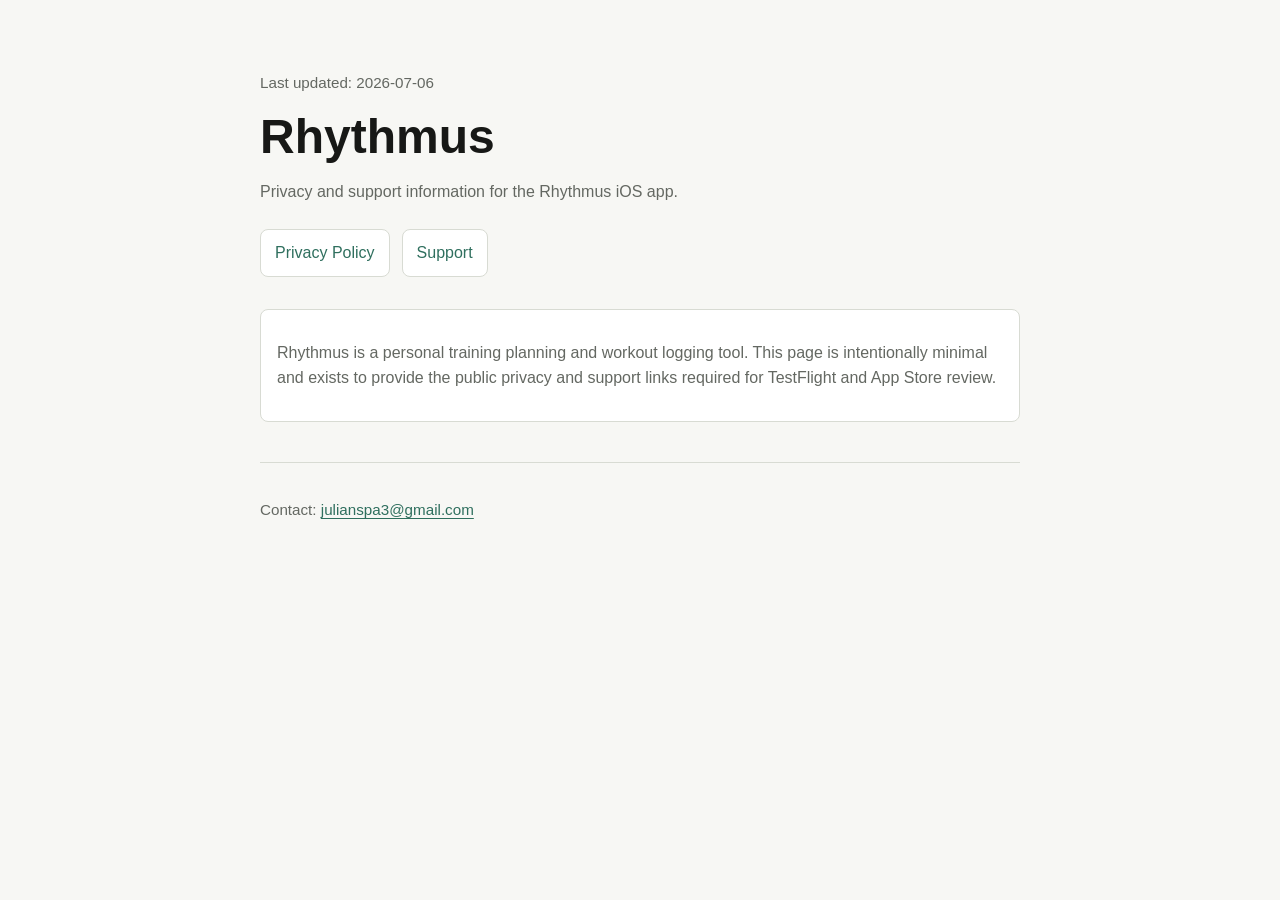
<file: index.html>
<!doctype html>
<html lang="en">
<head>
  <meta charset="utf-8">
  <meta name="viewport" content="width=device-width, initial-scale=1">
  <title>Rhythmus</title>
  <link rel="stylesheet" href="styles.css">
</head>
<body>
  <main>
    <header>
      <p class="meta">Last updated: 2026-07-06</p>
      <h1>Rhythmus</h1>
      <p>Privacy and support information for the Rhythmus iOS app.</p>
      <nav aria-label="Legal and support links">
        <a href="privacy.html">Privacy Policy</a>
        <a href="support.html">Support</a>
      </nav>
    </header>
    <section class="notice">
      <p>Rhythmus is a personal training planning and workout logging tool. This page is intentionally minimal and exists to provide the public privacy and support links required for TestFlight and App Store review.</p>
    </section>
    <footer>
      <p>Contact: <a href="mailto:julianspa3@gmail.com">julianspa3@gmail.com</a></p>
    </footer>
  </main>
</body>
</html>
</file>
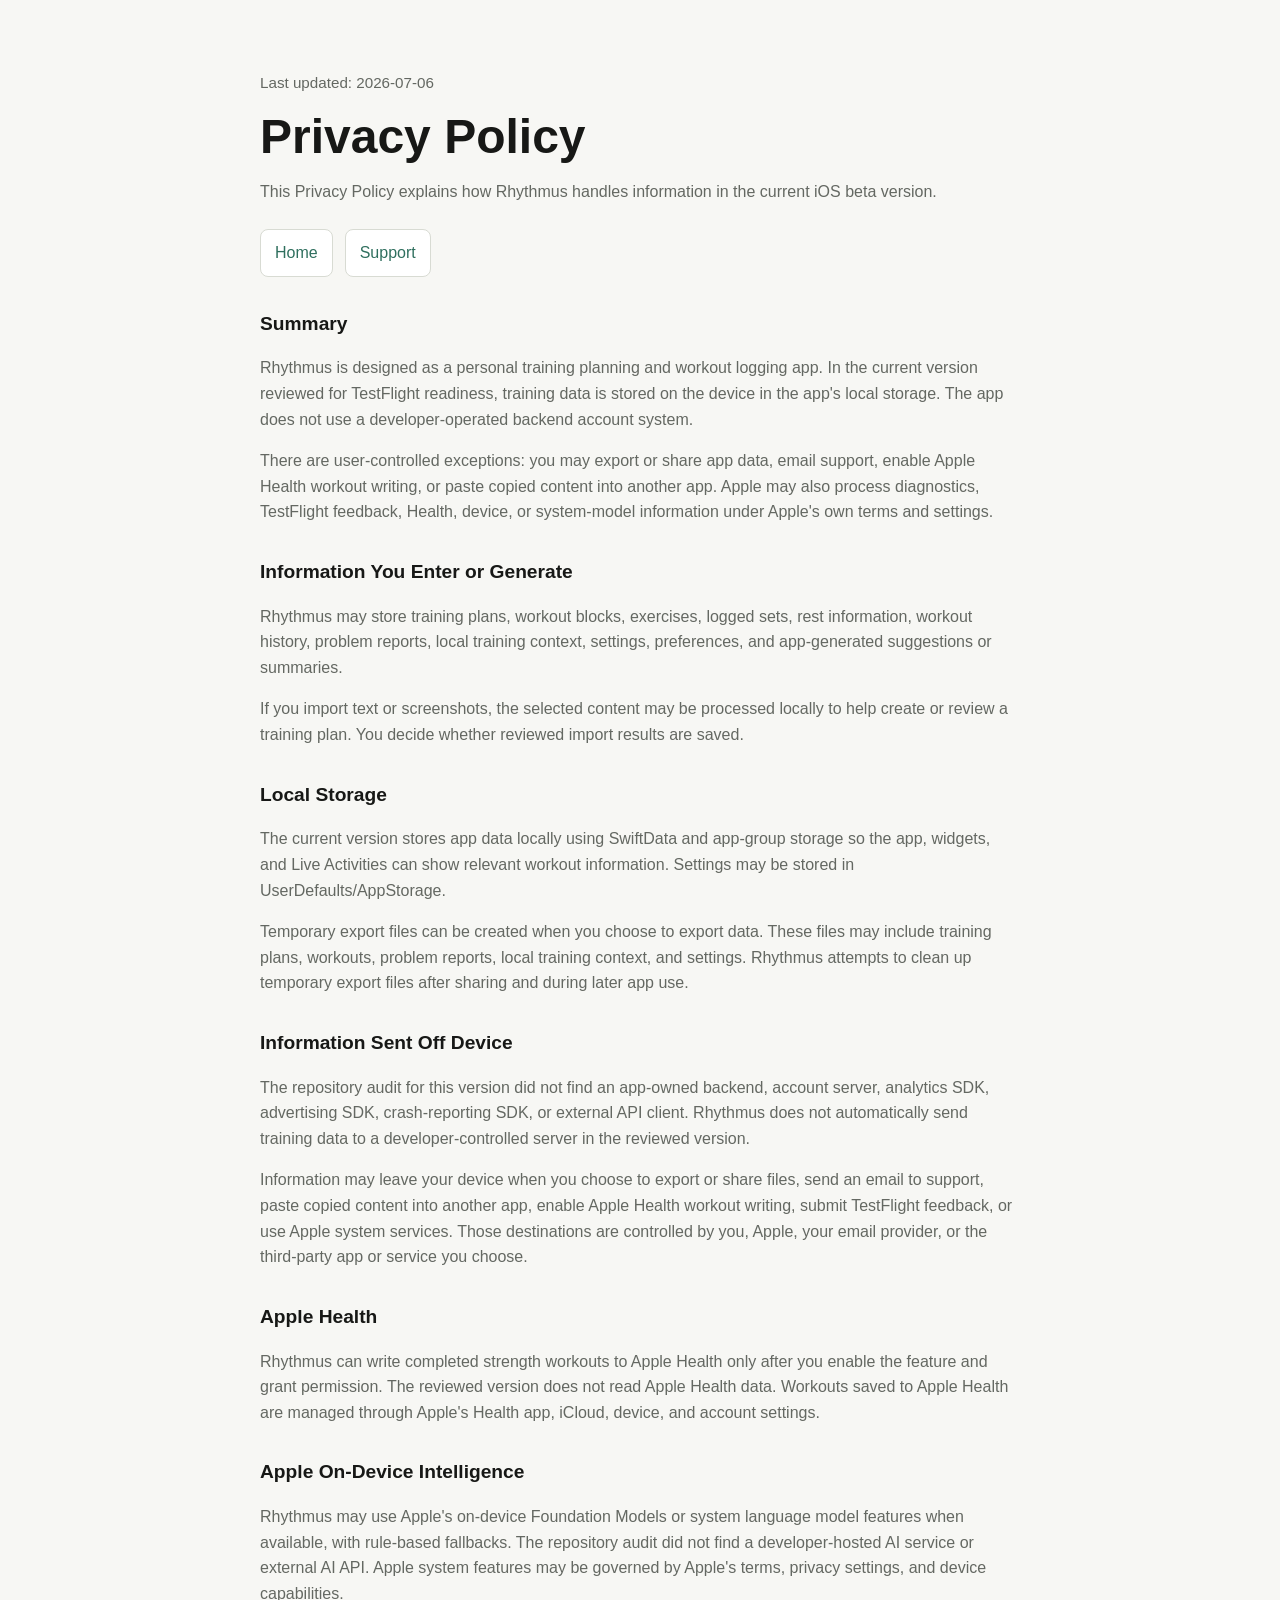
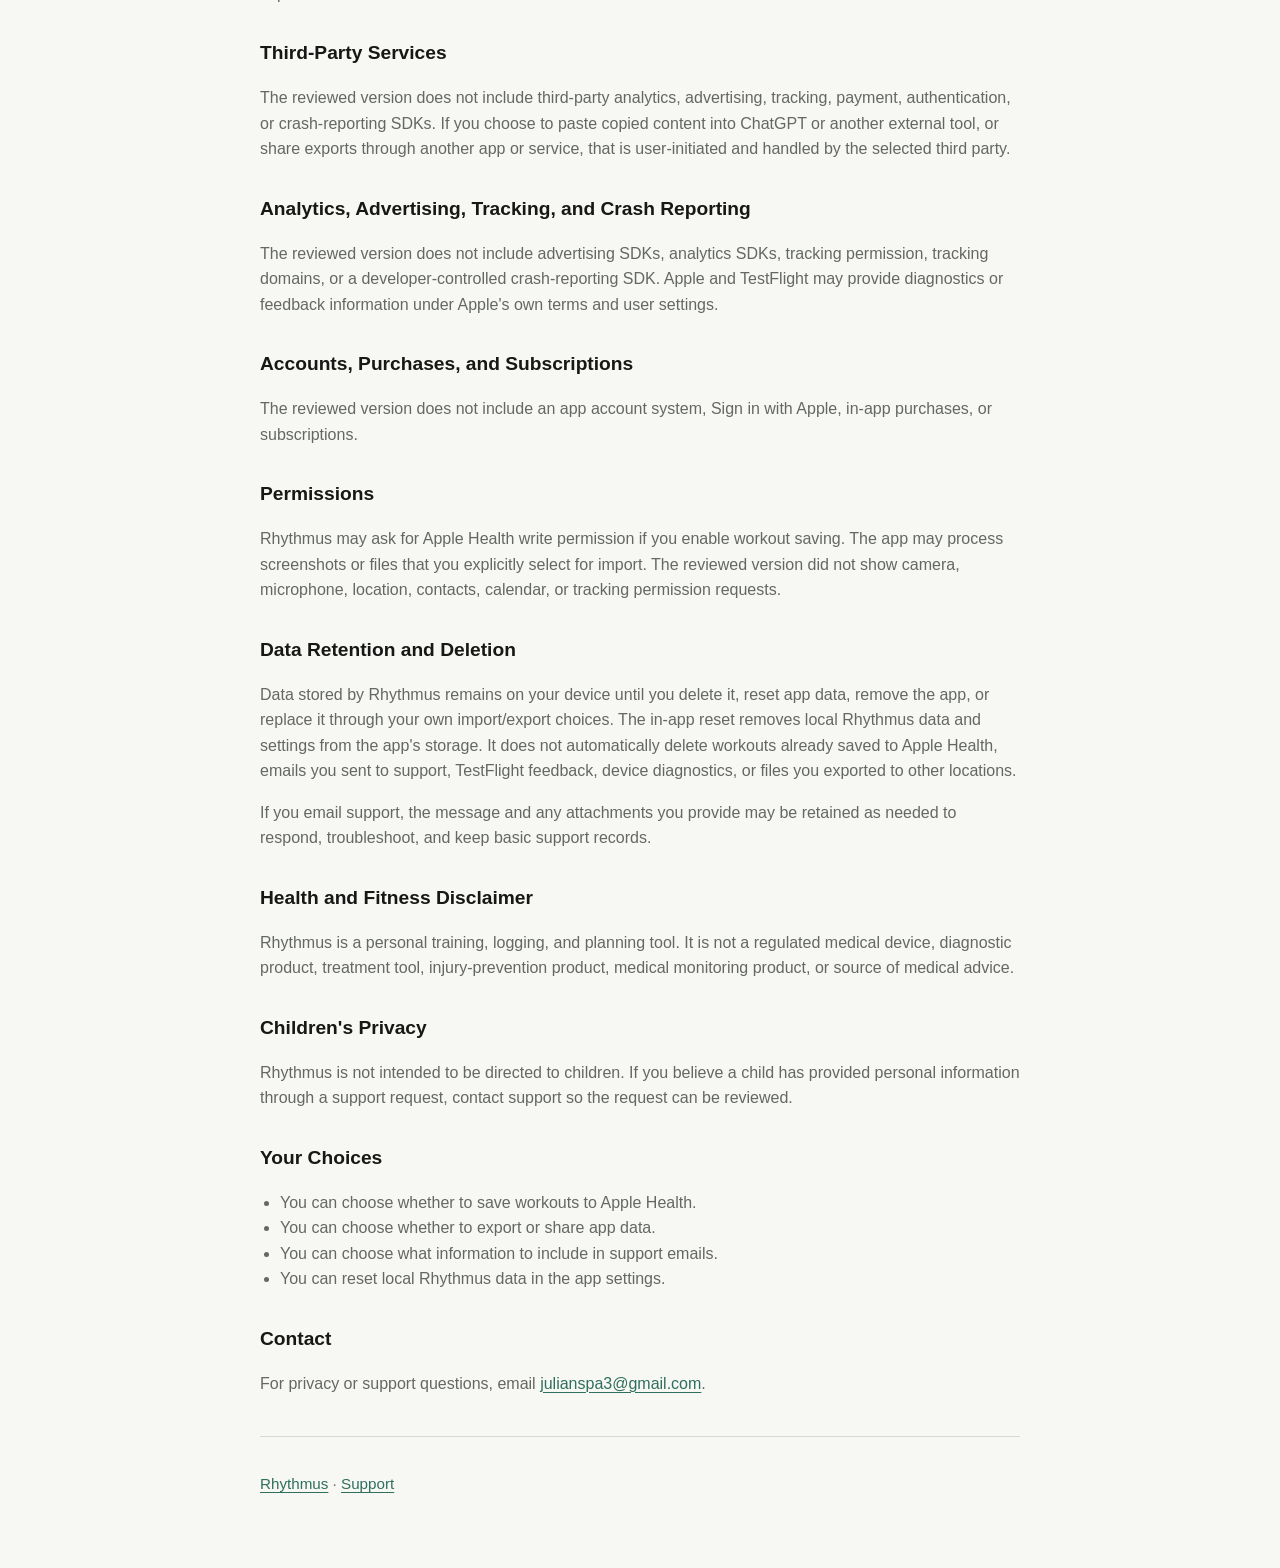
<file: privacy.html>
<!doctype html>
<html lang="en">
<head>
  <meta charset="utf-8">
  <meta name="viewport" content="width=device-width, initial-scale=1">
  <title>Rhythmus Privacy Policy</title>
  <link rel="stylesheet" href="styles.css">
</head>
<body>
  <main>
    <header>
      <p class="meta">Last updated: 2026-07-06</p>
      <h1>Privacy Policy</h1>
      <p>This Privacy Policy explains how Rhythmus handles information in the current iOS beta version.</p>
      <nav aria-label="Page links">
        <a href="index.html">Home</a>
        <a href="support.html">Support</a>
      </nav>
    </header>

    <section>
      <h2>Summary</h2>
      <p>Rhythmus is designed as a personal training planning and workout logging app. In the current version reviewed for TestFlight readiness, training data is stored on the device in the app's local storage. The app does not use a developer-operated backend account system.</p>
      <p>There are user-controlled exceptions: you may export or share app data, email support, enable Apple Health workout writing, or paste copied content into another app. Apple may also process diagnostics, TestFlight feedback, Health, device, or system-model information under Apple's own terms and settings.</p>
    </section>

    <section>
      <h2>Information You Enter or Generate</h2>
      <p>Rhythmus may store training plans, workout blocks, exercises, logged sets, rest information, workout history, problem reports, local training context, settings, preferences, and app-generated suggestions or summaries.</p>
      <p>If you import text or screenshots, the selected content may be processed locally to help create or review a training plan. You decide whether reviewed import results are saved.</p>
    </section>

    <section>
      <h2>Local Storage</h2>
      <p>The current version stores app data locally using SwiftData and app-group storage so the app, widgets, and Live Activities can show relevant workout information. Settings may be stored in UserDefaults/AppStorage.</p>
      <p>Temporary export files can be created when you choose to export data. These files may include training plans, workouts, problem reports, local training context, and settings. Rhythmus attempts to clean up temporary export files after sharing and during later app use.</p>
    </section>

    <section>
      <h2>Information Sent Off Device</h2>
      <p>The repository audit for this version did not find an app-owned backend, account server, analytics SDK, advertising SDK, crash-reporting SDK, or external API client. Rhythmus does not automatically send training data to a developer-controlled server in the reviewed version.</p>
      <p>Information may leave your device when you choose to export or share files, send an email to support, paste copied content into another app, enable Apple Health workout writing, submit TestFlight feedback, or use Apple system services. Those destinations are controlled by you, Apple, your email provider, or the third-party app or service you choose.</p>
    </section>

    <section>
      <h2>Apple Health</h2>
      <p>Rhythmus can write completed strength workouts to Apple Health only after you enable the feature and grant permission. The reviewed version does not read Apple Health data. Workouts saved to Apple Health are managed through Apple's Health app, iCloud, device, and account settings.</p>
    </section>

    <section>
      <h2>Apple On-Device Intelligence</h2>
      <p>Rhythmus may use Apple's on-device Foundation Models or system language model features when available, with rule-based fallbacks. The repository audit did not find a developer-hosted AI service or external AI API. Apple system features may be governed by Apple's terms, privacy settings, and device capabilities.</p>
    </section>

    <section>
      <h2>Third-Party Services</h2>
      <p>The reviewed version does not include third-party analytics, advertising, tracking, payment, authentication, or crash-reporting SDKs. If you choose to paste copied content into ChatGPT or another external tool, or share exports through another app or service, that is user-initiated and handled by the selected third party.</p>
    </section>

    <section>
      <h2>Analytics, Advertising, Tracking, and Crash Reporting</h2>
      <p>The reviewed version does not include advertising SDKs, analytics SDKs, tracking permission, tracking domains, or a developer-controlled crash-reporting SDK. Apple and TestFlight may provide diagnostics or feedback information under Apple's own terms and user settings.</p>
    </section>

    <section>
      <h2>Accounts, Purchases, and Subscriptions</h2>
      <p>The reviewed version does not include an app account system, Sign in with Apple, in-app purchases, or subscriptions.</p>
    </section>

    <section>
      <h2>Permissions</h2>
      <p>Rhythmus may ask for Apple Health write permission if you enable workout saving. The app may process screenshots or files that you explicitly select for import. The reviewed version did not show camera, microphone, location, contacts, calendar, or tracking permission requests.</p>
    </section>

    <section>
      <h2>Data Retention and Deletion</h2>
      <p>Data stored by Rhythmus remains on your device until you delete it, reset app data, remove the app, or replace it through your own import/export choices. The in-app reset removes local Rhythmus data and settings from the app's storage. It does not automatically delete workouts already saved to Apple Health, emails you sent to support, TestFlight feedback, device diagnostics, or files you exported to other locations.</p>
      <p>If you email support, the message and any attachments you provide may be retained as needed to respond, troubleshoot, and keep basic support records.</p>
    </section>

    <section>
      <h2>Health and Fitness Disclaimer</h2>
      <p>Rhythmus is a personal training, logging, and planning tool. It is not a regulated medical device, diagnostic product, treatment tool, injury-prevention product, medical monitoring product, or source of medical advice.</p>
    </section>

    <section>
      <h2>Children's Privacy</h2>
      <p>Rhythmus is not intended to be directed to children. If you believe a child has provided personal information through a support request, contact support so the request can be reviewed.</p>
    </section>

    <section>
      <h2>Your Choices</h2>
      <ul>
        <li>You can choose whether to save workouts to Apple Health.</li>
        <li>You can choose whether to export or share app data.</li>
        <li>You can choose what information to include in support emails.</li>
        <li>You can reset local Rhythmus data in the app settings.</li>
      </ul>
    </section>

    <section>
      <h2>Contact</h2>
      <p>For privacy or support questions, email <a href="mailto:julianspa3@gmail.com">julianspa3@gmail.com</a>.</p>
    </section>

    <footer>
      <p><a href="index.html">Rhythmus</a> · <a href="support.html">Support</a></p>
    </footer>
  </main>
</body>
</html>
</file>
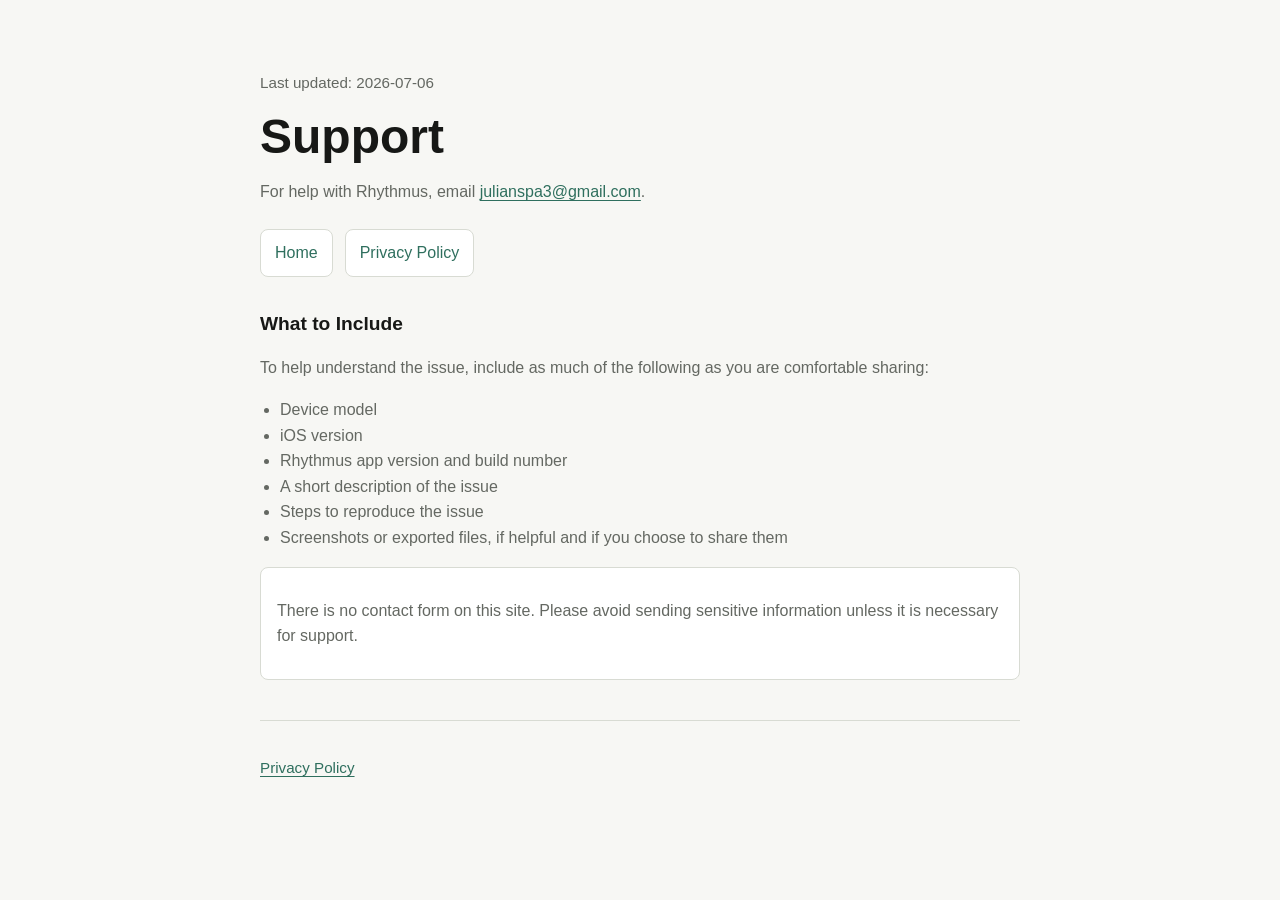
<file: support.html>
<!doctype html>
<html lang="en">
<head>
  <meta charset="utf-8">
  <meta name="viewport" content="width=device-width, initial-scale=1">
  <title>Rhythmus Support</title>
  <link rel="stylesheet" href="styles.css">
</head>
<body>
  <main>
    <header>
      <p class="meta">Last updated: 2026-07-06</p>
      <h1>Support</h1>
      <p>For help with Rhythmus, email <a href="mailto:julianspa3@gmail.com">julianspa3@gmail.com</a>.</p>
      <nav aria-label="Page links">
        <a href="index.html">Home</a>
        <a href="privacy.html">Privacy Policy</a>
      </nav>
    </header>

    <section>
      <h2>What to Include</h2>
      <p>To help understand the issue, include as much of the following as you are comfortable sharing:</p>
      <ul>
        <li>Device model</li>
        <li>iOS version</li>
        <li>Rhythmus app version and build number</li>
        <li>A short description of the issue</li>
        <li>Steps to reproduce the issue</li>
        <li>Screenshots or exported files, if helpful and if you choose to share them</li>
      </ul>
    </section>

    <section class="notice">
      <p>There is no contact form on this site. Please avoid sending sensitive information unless it is necessary for support.</p>
    </section>

    <footer>
      <p><a href="privacy.html">Privacy Policy</a></p>
    </footer>
  </main>
</body>
</html>
</file>
<file: styles.css>
* {
  box-sizing: border-box;
}

:root {
  color-scheme: light dark;
  --bg: #f7f7f4;
  --text: #171816;
  --muted: #646862;
  --line: #d8dbd3;
  --panel: #ffffff;
  --accent: #2f6f5e;
}

@media (prefers-color-scheme: dark) {
  :root {
    --bg: #10110f;
    --text: #f2f3ee;
    --muted: #b9bdb4;
    --line: #30332d;
    --panel: #171915;
    --accent: #84c7ac;
  }
}

body {
  margin: 0;
  background: var(--bg);
  color: var(--text);
  font-family: -apple-system, BlinkMacSystemFont, "Segoe UI", sans-serif;
  line-height: 1.6;
}

main {
  width: min(760px, calc(100% - 32px));
  margin: 0 auto;
  padding: 56px 0;
}

header {
  margin-bottom: 32px;
}

h1 {
  margin: 0 0 8px;
  font-size: clamp(2rem, 6vw, 3rem);
  line-height: 1.1;
}

h2 {
  margin: 32px 0 8px;
  font-size: 1.2rem;
}

p,
li {
  color: var(--muted);
}

a {
  color: var(--accent);
  text-decoration-thickness: 0.08em;
  text-underline-offset: 0.18em;
}

nav {
  display: flex;
  flex-wrap: wrap;
  gap: 12px;
  margin-top: 24px;
}

nav a,
.button-link {
  display: inline-block;
  padding: 10px 14px;
  border: 1px solid var(--line);
  border-radius: 8px;
  background: var(--panel);
  text-decoration: none;
}

.meta {
  color: var(--muted);
  font-size: 0.95rem;
}

.notice {
  padding: 14px 16px;
  border: 1px solid var(--line);
  border-radius: 8px;
  background: var(--panel);
}

ul {
  padding-left: 1.25rem;
}

footer {
  margin-top: 40px;
  padding-top: 20px;
  border-top: 1px solid var(--line);
  color: var(--muted);
  font-size: 0.95rem;
}
</file>
